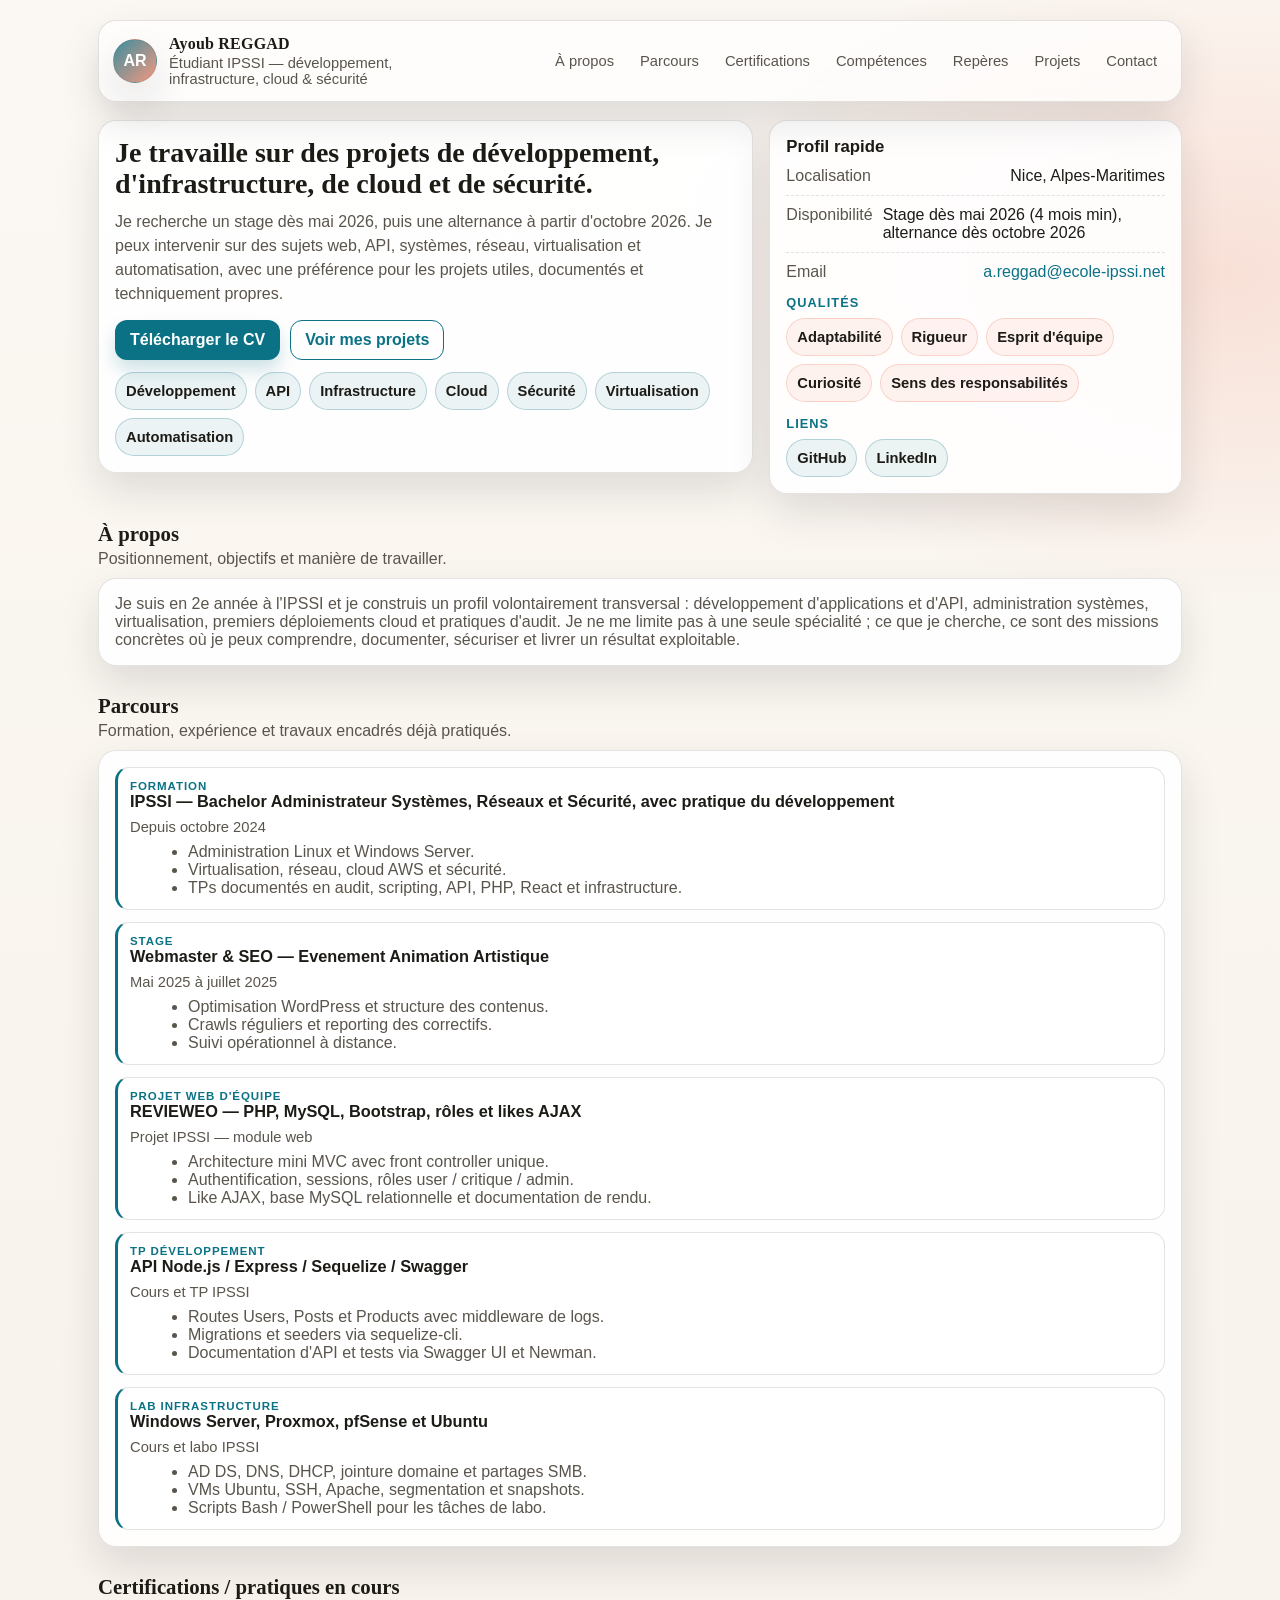
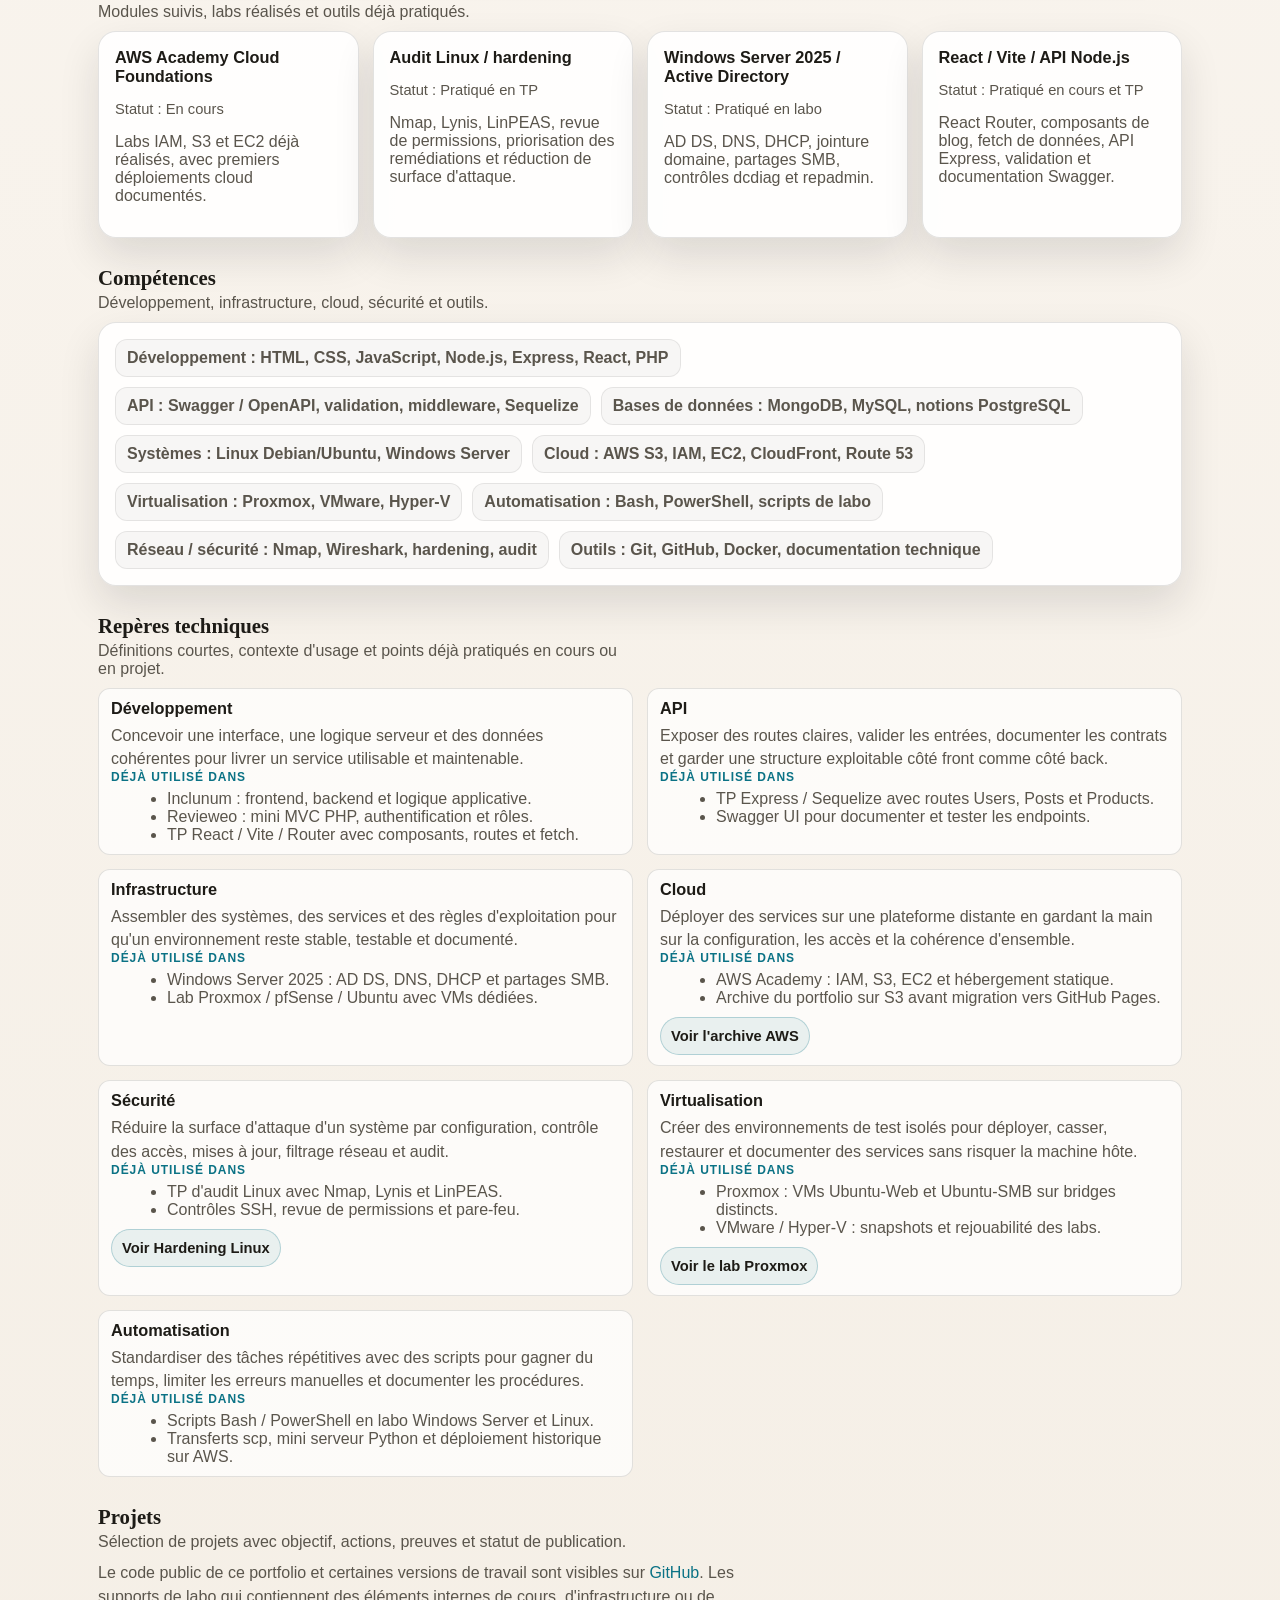
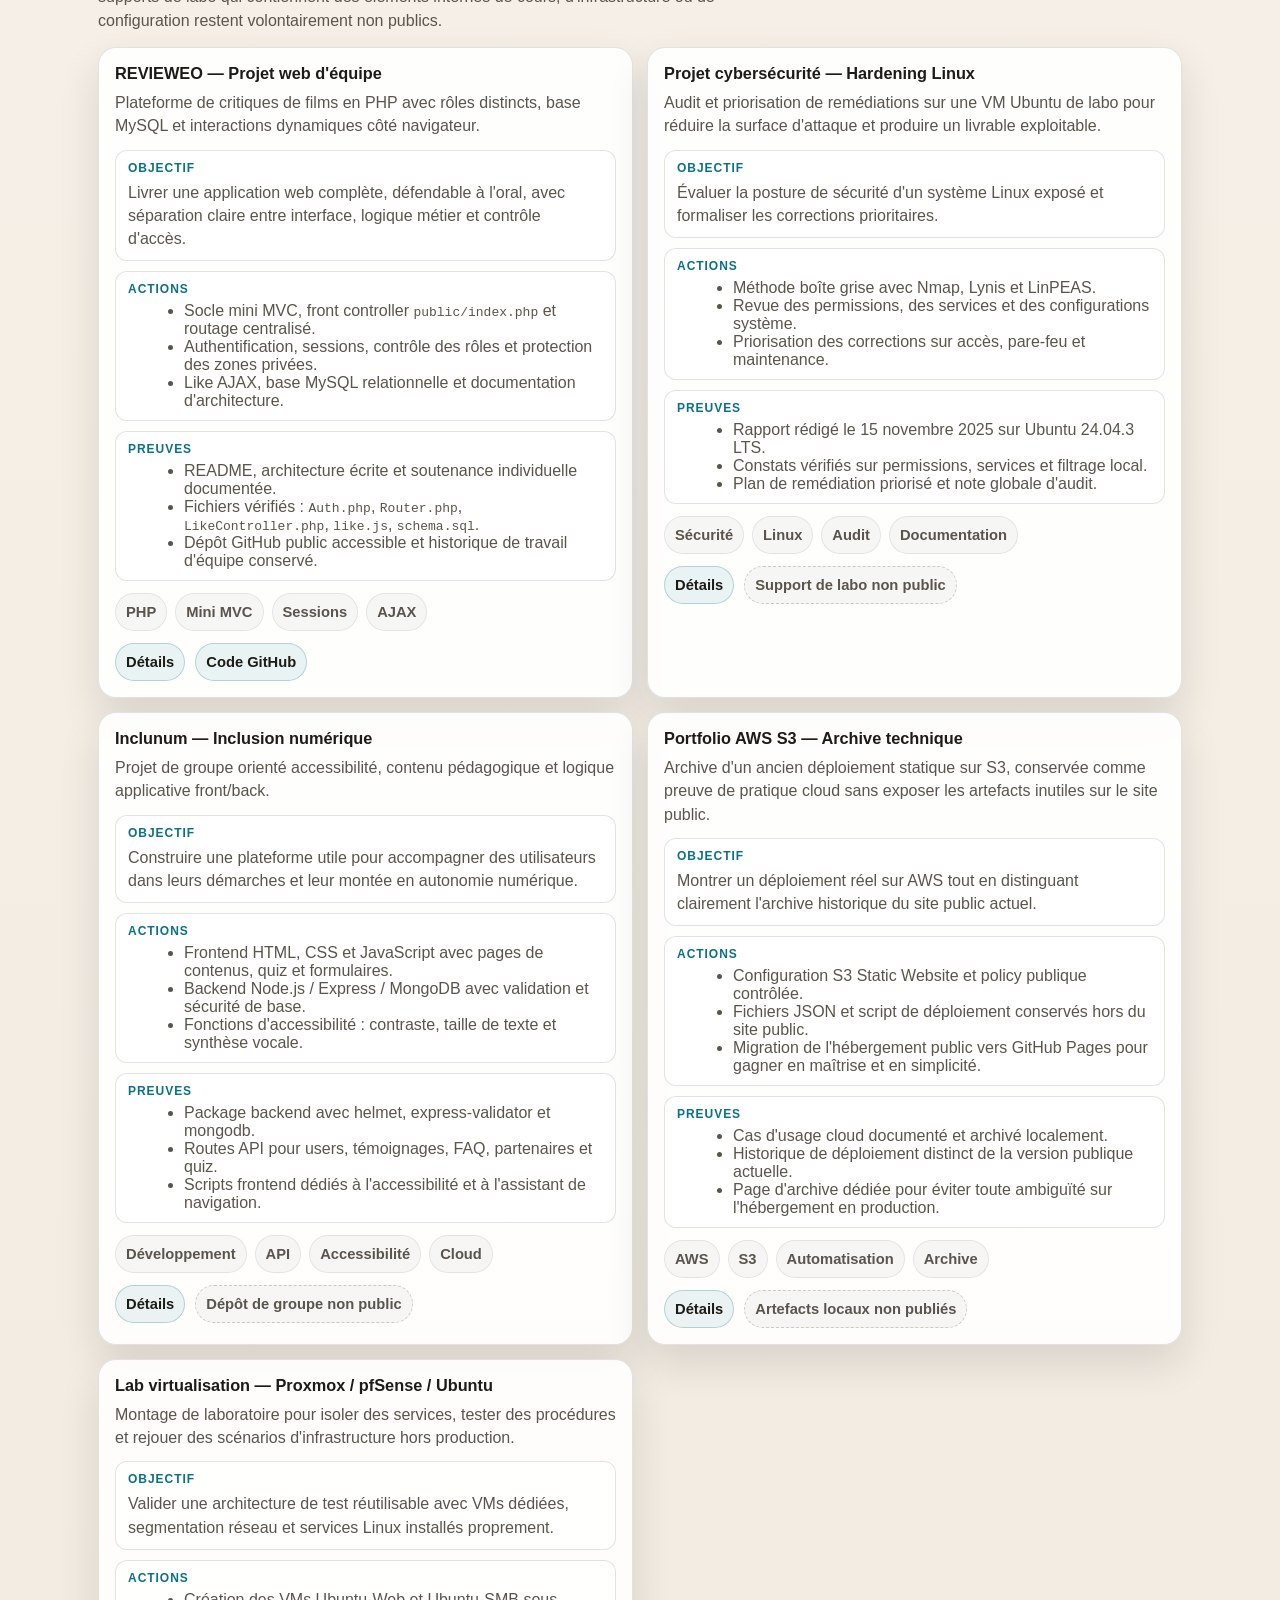
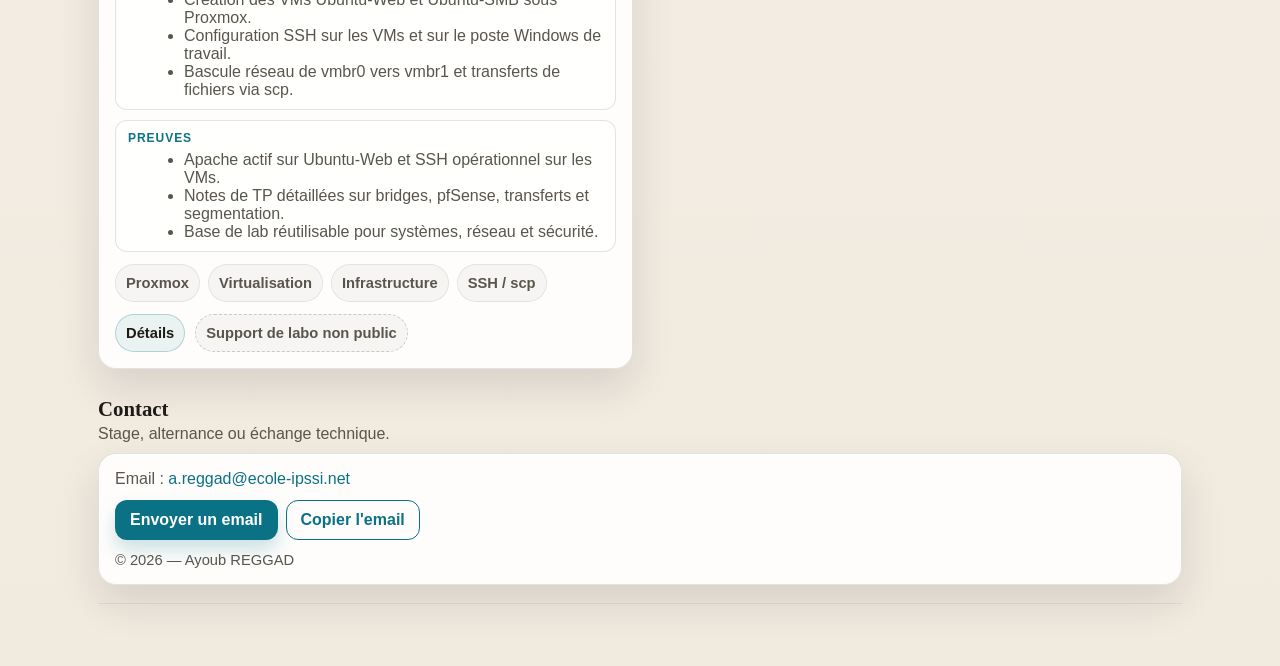
<file: index.html>
<!doctype html>
<html lang="fr">
<head>
  <meta charset="utf-8" />
  <meta name="viewport" content="width=device-width,initial-scale=1" />
  <title>Ayoub REGGAD — Développement, infrastructure, cloud et sécurité</title>
  <meta name="description" content="Étudiant IPSSI en développement et infrastructure. Projets, labs et travaux pratiques autour des API, systèmes, virtualisation, cloud AWS et sécurité. Recherche un stage dès mai 2026 puis une alternance dès octobre 2026." />
  <link rel="canonical" href="https://ayoub-regd.github.io/" />
  <meta name="author" content="Ayoub REGGAD" />
  <meta name="robots" content="index,follow" />
  <meta name="theme-color" content="#0b7285" />
  <meta name="referrer" content="strict-origin-when-cross-origin" />
  <meta http-equiv="Content-Security-Policy" content="default-src 'self'; base-uri 'self'; object-src 'none'; img-src 'self' data: https:; script-src 'self' 'unsafe-inline'; style-src 'self' 'unsafe-inline' https://fonts.googleapis.com; font-src https://fonts.gstatic.com; connect-src 'self'; frame-ancestors 'none'; form-action 'self'; upgrade-insecure-requests" />
  <meta property="og:title" content="Ayoub REGGAD — Développement, infrastructure, cloud et sécurité" />
  <meta property="og:description" content="Étudiant IPSSI. Projets, labs et travaux pratiques autour du développement, des systèmes, de la virtualisation, du cloud et de la sécurité." />
  <meta property="og:url" content="https://ayoub-regd.github.io/" />
  <meta property="og:image" content="https://ayoub-regd.github.io/assets/og-image.png" />
  <meta property="og:image:alt" content="Ayoub REGGAD — Portfolio" />
  <meta property="og:type" content="website" />
  <meta property="og:locale" content="fr_FR" />
  <meta name="twitter:card" content="summary" />
  <meta name="twitter:title" content="Ayoub REGGAD — Développement, infrastructure, cloud et sécurité" />
  <meta name="twitter:description" content="Projets, labs et travaux pratiques autour du développement, des systèmes, de la virtualisation, du cloud AWS et de la sécurité." />
  <meta name="twitter:image" content="https://ayoub-regd.github.io/assets/og-image.png" />
  <meta name="twitter:image:alt" content="Ayoub REGGAD — Portfolio" />
  <script>document.documentElement.classList.add('js');</script>
  <script type="application/ld+json">
  {
    "@context": "https://schema.org",
    "@type": "Person",
    "name": "Ayoub REGGAD",
    "url": "https://ayoub-regd.github.io/",
    "email": "mailto:a.reggad@ecole-ipssi.net",
    "jobTitle": "Étudiant en développement et infrastructure",
    "sameAs": [
      "https://github.com/Ayoub-regd/",
      "https://www.linkedin.com/in/ayoub-reggad-309078350/"
    ]
  }
  </script>
  <link rel="preconnect" href="https://fonts.googleapis.com" />
  <link rel="preconnect" href="https://fonts.gstatic.com" crossorigin />
  <link href="https://fonts.googleapis.com/css2?family=Fraunces:opsz,wght@9..144,600;9..144,700&family=Space+Grotesk:wght@400;500;600;700&display=swap" rel="stylesheet" />
  <link rel="icon" href="data:image/svg+xml,%3Csvg xmlns='http://www.w3.org/2000/svg' viewBox='0 0 100 100'%3E%3Crect width='100' height='100' rx='20' fill='%230b7285'/%3E%3Ctext x='50' y='62' font-size='48' text-anchor='middle' fill='white' font-family='Space Grotesk, Arial'%3EAR%3C/text%3E%3C/svg%3E" />
  <link rel="stylesheet" href="./styles.css?v=20260419-4" />
</head>
<body>
  <a class="skip-link" href="#main">Aller au contenu</a>
  <div class="container">
    <header class="header">
      <div class="brand">
        <div class="avatar" aria-label="Avatar">AR</div>
        <div class="brand-text">
          <div class="brand-name">Ayoub REGGAD</div>
          <div class="muted small">Étudiant IPSSI — développement, infrastructure, cloud & sécurité</div>
        </div>
      </div>

      <button class="nav-toggle" id="navToggle" type="button" aria-expanded="false" aria-controls="siteNav" aria-label="Ouvrir la navigation">
        <span class="nav-toggle-icon" aria-hidden="true">☰</span>
        <span class="visually-hidden">Navigation</span>
      </button>

      <nav class="nav" id="siteNav" aria-label="Navigation principale">
        <a href="#apropos">À propos</a>
        <a href="#experience">Parcours</a>
        <a href="#certifications">Certifications</a>
        <a href="#competences">Compétences</a>
        <a href="#reperes">Repères</a>
        <a href="#projets">Projets</a>
        <a href="#contact">Contact</a>
      </nav>
    </header>

    <main id="main">
      <section class="hero">
        <div class="card">
          <h1 class="headline">Je travaille sur des projets de développement, d'infrastructure, de cloud et de sécurité.</h1>
          <p class="lead">Je recherche un stage dès mai 2026, puis une alternance à partir d'octobre 2026. Je peux intervenir sur des sujets web, API, systèmes, réseau, virtualisation et automatisation, avec une préférence pour les projets utiles, documentés et techniquement propres.</p>

          <div class="cta">
            <a id="btnCV" class="btn" href="./assets/REGGAD-Ayoub-cv.pdf" target="_blank" rel="noopener noreferrer">Télécharger le CV</a>
            <a class="btn btn-outline" href="#projets">Voir mes projets</a>
          </div>

          <div class="chips" aria-label="Domaines">
            <a class="chip" href="#ref-development">Développement</a>
            <a class="chip" href="#ref-api">API</a>
            <a class="chip" href="#ref-infrastructure">Infrastructure</a>
            <a class="chip" href="#ref-cloud">Cloud</a>
            <a class="chip" href="#ref-security">Sécurité</a>
            <a class="chip" href="#ref-virtualization">Virtualisation</a>
            <a class="chip" href="#ref-automation">Automatisation</a>
          </div>
        </div>

        <aside class="card">
          <h2 class="card-title">Profil rapide</h2>
          <ul class="list">
            <li><span class="k">Localisation</span><span>Nice, Alpes-Maritimes</span></li>
            <li><span class="k">Disponibilité</span><span>Stage dès mai 2026 (4 mois min), alternance dès octobre 2026</span></li>
            <li>
              <span class="k">Email</span>
              <span><a href="mailto:a.reggad@ecole-ipssi.net">a.reggad@ecole-ipssi.net</a></span>
            </li>
          </ul>

          <div class="info-block">
            <div class="mini-title">Qualités</div>
            <div class="qualities qualities-compact" aria-label="Qualités">
              <span class="quality-chip">Adaptabilité</span>
              <span class="quality-chip">Rigueur</span>
              <span class="quality-chip">Esprit d'équipe</span>
              <span class="quality-chip">Curiosité</span>
              <span class="quality-chip">Sens des responsabilités</span>
            </div>
          </div>

          <div class="info-block">
            <div class="mini-title">Liens</div>
            <div class="links">
              <a class="link-pill" href="https://github.com/Ayoub-regd/" target="_blank" rel="noopener noreferrer" referrerpolicy="no-referrer">GitHub</a>
              <a class="link-pill" href="https://www.linkedin.com/in/ayoub-reggad-309078350/" target="_blank" rel="noopener noreferrer" referrerpolicy="no-referrer">LinkedIn</a>
            </div>
          </div>
        </aside>
      </section>

      <section id="apropos" class="section">
        <div class="section-title">
          <h2>À propos</h2>
          <p class="muted">Positionnement, objectifs et manière de travailler.</p>
        </div>

        <div class="card">
          <p class="muted" style="margin:0;">Je suis en 2e année à l'IPSSI et je construis un profil volontairement transversal : développement d'applications et d'API, administration systèmes, virtualisation, premiers déploiements cloud et pratiques d'audit. Je ne me limite pas à une seule spécialité ; ce que je cherche, ce sont des missions concrètes où je peux comprendre, documenter, sécuriser et livrer un résultat exploitable.</p>
        </div>
      </section>

      <section id="experience" class="section">
        <div class="section-title">
          <h2>Parcours</h2>
          <p class="muted">Formation, expérience et travaux encadrés déjà pratiqués.</p>
        </div>
        <div class="card">
          <div class="timeline">
            <div class="timeline-item">
              <div class="timeline-type">Formation</div>
              <h3 class="timeline-title">IPSSI — Bachelor Administrateur Systèmes, Réseaux et Sécurité, avec pratique du développement</h3>
              <div class="timeline-meta">Depuis octobre 2024</div>
              <ul>
                <li>Administration Linux et Windows Server.</li>
                <li>Virtualisation, réseau, cloud AWS et sécurité.</li>
                <li>TPs documentés en audit, scripting, API, PHP, React et infrastructure.</li>
              </ul>
            </div>

            <div class="timeline-item">
              <div class="timeline-type">Stage</div>
              <h3 class="timeline-title">Webmaster & SEO — Evenement Animation Artistique</h3>
              <div class="timeline-meta">Mai 2025 à juillet 2025</div>
              <ul>
                <li>Optimisation WordPress et structure des contenus.</li>
                <li>Crawls réguliers et reporting des correctifs.</li>
                <li>Suivi opérationnel à distance.</li>
              </ul>
            </div>

            <div class="timeline-item">
              <div class="timeline-type">Projet web d'équipe</div>
              <h3 class="timeline-title">REVIEWEO — PHP, MySQL, Bootstrap, rôles et likes AJAX</h3>
              <div class="timeline-meta">Projet IPSSI — module web</div>
              <ul>
                <li>Architecture mini MVC avec front controller unique.</li>
                <li>Authentification, sessions, rôles user / critique / admin.</li>
                <li>Like AJAX, base MySQL relationnelle et documentation de rendu.</li>
              </ul>
            </div>

            <div class="timeline-item">
              <div class="timeline-type">TP développement</div>
              <h3 class="timeline-title">API Node.js / Express / Sequelize / Swagger</h3>
              <div class="timeline-meta">Cours et TP IPSSI</div>
              <ul>
                <li>Routes Users, Posts et Products avec middleware de logs.</li>
                <li>Migrations et seeders via sequelize-cli.</li>
                <li>Documentation d'API et tests via Swagger UI et Newman.</li>
              </ul>
            </div>

            <div class="timeline-item">
              <div class="timeline-type">Lab infrastructure</div>
              <h3 class="timeline-title">Windows Server, Proxmox, pfSense et Ubuntu</h3>
              <div class="timeline-meta">Cours et labo IPSSI</div>
              <ul>
                <li>AD DS, DNS, DHCP, jointure domaine et partages SMB.</li>
                <li>VMs Ubuntu, SSH, Apache, segmentation et snapshots.</li>
                <li>Scripts Bash / PowerShell pour les tâches de labo.</li>
              </ul>
            </div>
          </div>
        </div>
      </section>

      <section id="certifications" class="section">
        <div class="section-title">
          <h2>Certifications / pratiques en cours</h2>
          <p class="muted">Modules suivis, labs réalisés et outils déjà pratiqués.</p>
        </div>
        <div class="grid grid-3">
          <article class="card">
            <h3>AWS Academy Cloud Foundations</h3>
            <p class="muted small">Statut : En cours</p>
            <p class="muted">Labs IAM, S3 et EC2 déjà réalisés, avec premiers déploiements cloud documentés.</p>
          </article>
          <article class="card">
            <h3>Audit Linux / hardening</h3>
            <p class="muted small">Statut : Pratiqué en TP</p>
            <p class="muted">Nmap, Lynis, LinPEAS, revue de permissions, priorisation des remédiations et réduction de surface d'attaque.</p>
          </article>
          <article class="card">
            <h3>Windows Server 2025 / Active Directory</h3>
            <p class="muted small">Statut : Pratiqué en labo</p>
            <p class="muted">AD DS, DNS, DHCP, jointure domaine, partages SMB, contrôles dcdiag et repadmin.</p>
          </article>
          <article class="card">
            <h3>React / Vite / API Node.js</h3>
            <p class="muted small">Statut : Pratiqué en cours et TP</p>
            <p class="muted">React Router, composants de blog, fetch de données, API Express, validation et documentation Swagger.</p>
          </article>
        </div>
      </section>

      <section id="competences" class="section">
        <div class="section-title">
          <h2>Compétences</h2>
          <p class="muted">Développement, infrastructure, cloud, sécurité et outils.</p>
        </div>
        <div class="card">
          <div class="skills">
            <span class="skill">Développement : HTML, CSS, JavaScript, Node.js, Express, React, PHP</span>
            <span class="skill">API : Swagger / OpenAPI, validation, middleware, Sequelize</span>
            <span class="skill">Bases de données : MongoDB, MySQL, notions PostgreSQL</span>
            <span class="skill">Systèmes : Linux Debian/Ubuntu, Windows Server</span>
            <span class="skill">Cloud : AWS S3, IAM, EC2, CloudFront, Route 53</span>
            <span class="skill">Virtualisation : Proxmox, VMware, Hyper-V</span>
            <span class="skill">Automatisation : Bash, PowerShell, scripts de labo</span>
            <span class="skill">Réseau / sécurité : Nmap, Wireshark, hardening, audit</span>
            <span class="skill">Outils : Git, GitHub, Docker, documentation technique</span>
          </div>
        </div>
      </section>

      <section id="reperes" class="section">
        <div class="section-title">
          <h2>Repères techniques</h2>
          <p class="muted">Définitions courtes, contexte d'usage et points déjà pratiqués en cours ou en projet.</p>
        </div>
        <div class="grid">
          <article class="reference-card" id="ref-development">
            <h3>Développement</h3>
            <p>Concevoir une interface, une logique serveur et des données cohérentes pour livrer un service utilisable et maintenable.</p>
            <div class="step-label">Déjà utilisé dans</div>
            <ul class="reference-list">
              <li>Inclunum : frontend, backend et logique applicative.</li>
              <li>Revieweo : mini MVC PHP, authentification et rôles.</li>
              <li>TP React / Vite / Router avec composants, routes et fetch.</li>
            </ul>
          </article>

          <article class="reference-card" id="ref-api">
            <h3>API</h3>
            <p>Exposer des routes claires, valider les entrées, documenter les contrats et garder une structure exploitable côté front comme côté back.</p>
            <div class="step-label">Déjà utilisé dans</div>
            <ul class="reference-list">
              <li>TP Express / Sequelize avec routes Users, Posts et Products.</li>
              <li>Swagger UI pour documenter et tester les endpoints.</li>
            </ul>
          </article>

          <article class="reference-card" id="ref-infrastructure">
            <h3>Infrastructure</h3>
            <p>Assembler des systèmes, des services et des règles d'exploitation pour qu'un environnement reste stable, testable et documenté.</p>
            <div class="step-label">Déjà utilisé dans</div>
            <ul class="reference-list">
              <li>Windows Server 2025 : AD DS, DNS, DHCP et partages SMB.</li>
              <li>Lab Proxmox / pfSense / Ubuntu avec VMs dédiées.</li>
            </ul>
          </article>

          <article class="reference-card" id="ref-cloud">
            <h3>Cloud</h3>
            <p>Déployer des services sur une plateforme distante en gardant la main sur la configuration, les accès et la cohérence d'ensemble.</p>
            <div class="step-label">Déjà utilisé dans</div>
            <ul class="reference-list">
              <li>AWS Academy : IAM, S3, EC2 et hébergement statique.</li>
              <li>Archive du portfolio sur S3 avant migration vers GitHub Pages.</li>
            </ul>
            <div class="reference-links actions">
              <a class="link-pill" href="./projects/aws-s3-portfolio.html">Voir l'archive AWS</a>
            </div>
          </article>

          <article class="reference-card" id="ref-security">
            <h3>Sécurité</h3>
            <p>Réduire la surface d'attaque d'un système par configuration, contrôle des accès, mises à jour, filtrage réseau et audit.</p>
            <div class="step-label">Déjà utilisé dans</div>
            <ul class="reference-list">
              <li>TP d'audit Linux avec Nmap, Lynis et LinPEAS.</li>
              <li>Contrôles SSH, revue de permissions et pare-feu.</li>
            </ul>
            <div class="reference-links actions">
              <a class="link-pill" href="./projects/hardening-linux.html">Voir Hardening Linux</a>
            </div>
          </article>

          <article class="reference-card" id="ref-virtualization">
            <h3>Virtualisation</h3>
            <p>Créer des environnements de test isolés pour déployer, casser, restaurer et documenter des services sans risquer la machine hôte.</p>
            <div class="step-label">Déjà utilisé dans</div>
            <ul class="reference-list">
              <li>Proxmox : VMs Ubuntu-Web et Ubuntu-SMB sur bridges distincts.</li>
              <li>VMware / Hyper-V : snapshots et rejouabilité des labs.</li>
            </ul>
            <div class="reference-links actions">
              <a class="link-pill" href="./projects/proxmox-lab.html">Voir le lab Proxmox</a>
            </div>
          </article>

          <article class="reference-card" id="ref-automation">
            <h3>Automatisation</h3>
            <p>Standardiser des tâches répétitives avec des scripts pour gagner du temps, limiter les erreurs manuelles et documenter les procédures.</p>
            <div class="step-label">Déjà utilisé dans</div>
            <ul class="reference-list">
              <li>Scripts Bash / PowerShell en labo Windows Server et Linux.</li>
              <li>Transferts scp, mini serveur Python et déploiement historique sur AWS.</li>
            </ul>
          </article>
        </div>
      </section>

      <section id="projets" class="section">
        <div class="section-title">
          <h2>Projets</h2>
          <p class="muted">Sélection de projets avec objectif, actions, preuves et statut de publication.</p>
        </div>
        <p class="section-note muted">Le code public de ce portfolio et certaines versions de travail sont visibles sur <a href="https://github.com/Ayoub-regd/" target="_blank" rel="noopener noreferrer" referrerpolicy="no-referrer">GitHub</a>. Les supports de labo qui contiennent des éléments internes de cours, d'infrastructure ou de configuration restent volontairement non publics.</p>
        <div class="grid">
          <article class="card project">
            <div class="project-head">
              <h3>REVIEWEO — Projet web d'équipe</h3>
              <p>Plateforme de critiques de films en PHP avec rôles distincts, base MySQL et interactions dynamiques côté navigateur.</p>
            </div>
            <div class="project-steps">
              <div class="step">
                <div class="step-label">Objectif</div>
                <p>Livrer une application web complète, défendable à l'oral, avec séparation claire entre interface, logique métier et contrôle d'accès.</p>
              </div>
              <div class="step">
                <div class="step-label">Actions</div>
                <ul class="step-list">
                  <li>Socle mini MVC, front controller <code>public/index.php</code> et routage centralisé.</li>
                  <li>Authentification, sessions, contrôle des rôles et protection des zones privées.</li>
                  <li>Like AJAX, base MySQL relationnelle et documentation d'architecture.</li>
                </ul>
              </div>
              <div class="step">
                <div class="step-label">Preuves</div>
                <ul class="step-list">
                  <li>README, architecture écrite et soutenance individuelle documentée.</li>
                  <li>Fichiers vérifiés : <code>Auth.php</code>, <code>Router.php</code>, <code>LikeController.php</code>, <code>like.js</code>, <code>schema.sql</code>.</li>
                  <li>Dépôt GitHub public accessible et historique de travail d'équipe conservé.</li>
                </ul>
              </div>
            </div>
            <div class="badges">
              <a class="badge" href="#ref-development">PHP</a>
              <a class="badge" href="#ref-development">Mini MVC</a>
              <a class="badge" href="#ref-security">Sessions</a>
              <a class="badge" href="#ref-api">AJAX</a>
            </div>
            <div class="actions">
              <a class="link-pill" href="./projects/revieweo.html">Détails</a>
              <a class="link-pill" href="https://github.com/Ayoub-regd/projet_revieweo" target="_blank" rel="noopener noreferrer" referrerpolicy="no-referrer">Code GitHub</a>
            </div>
          </article>

          <article class="card project">
            <div class="project-head">
              <h3>Projet cybersécurité — Hardening Linux</h3>
              <p>Audit et priorisation de remédiations sur une VM Ubuntu de labo pour réduire la surface d'attaque et produire un livrable exploitable.</p>
            </div>
            <div class="project-steps">
              <div class="step">
                <div class="step-label">Objectif</div>
                <p>Évaluer la posture de sécurité d'un système Linux exposé et formaliser les corrections prioritaires.</p>
              </div>
              <div class="step">
                <div class="step-label">Actions</div>
                <ul class="step-list">
                  <li>Méthode boîte grise avec Nmap, Lynis et LinPEAS.</li>
                  <li>Revue des permissions, des services et des configurations système.</li>
                  <li>Priorisation des corrections sur accès, pare-feu et maintenance.</li>
                </ul>
              </div>
              <div class="step">
                <div class="step-label">Preuves</div>
                <ul class="step-list">
                  <li>Rapport rédigé le 15 novembre 2025 sur Ubuntu 24.04.3 LTS.</li>
                  <li>Constats vérifiés sur permissions, services et filtrage local.</li>
                  <li>Plan de remédiation priorisé et note globale d'audit.</li>
                </ul>
              </div>
            </div>
            <div class="badges">
              <a class="badge" href="#ref-security">Sécurité</a>
              <a class="badge" href="#ref-infrastructure">Linux</a>
              <a class="badge" href="#ref-security">Audit</a>
              <a class="badge" href="#ref-automation">Documentation</a>
            </div>
            <div class="actions">
              <a class="link-pill" href="./projects/hardening-linux.html">Détails</a>
              <span class="status-pill">Support de labo non public</span>
            </div>
          </article>

          <article class="card project">
            <div class="project-head">
              <h3>Inclunum — Inclusion numérique</h3>
              <p>Projet de groupe orienté accessibilité, contenu pédagogique et logique applicative front/back.</p>
            </div>
            <div class="project-steps">
              <div class="step">
                <div class="step-label">Objectif</div>
                <p>Construire une plateforme utile pour accompagner des utilisateurs dans leurs démarches et leur montée en autonomie numérique.</p>
              </div>
              <div class="step">
                <div class="step-label">Actions</div>
                <ul class="step-list">
                  <li>Frontend HTML, CSS et JavaScript avec pages de contenus, quiz et formulaires.</li>
                  <li>Backend Node.js / Express / MongoDB avec validation et sécurité de base.</li>
                  <li>Fonctions d'accessibilité : contraste, taille de texte et synthèse vocale.</li>
                </ul>
              </div>
              <div class="step">
                <div class="step-label">Preuves</div>
                <ul class="step-list">
                  <li>Package backend avec helmet, express-validator et mongodb.</li>
                  <li>Routes API pour users, témoignages, FAQ, partenaires et quiz.</li>
                  <li>Scripts frontend dédiés à l'accessibilité et à l'assistant de navigation.</li>
                </ul>
              </div>
            </div>
            <div class="badges">
              <a class="badge" href="#ref-development">Développement</a>
              <a class="badge" href="#ref-api">API</a>
              <a class="badge" href="#ref-security">Accessibilité</a>
              <a class="badge" href="#ref-cloud">Cloud</a>
            </div>
            <div class="actions">
              <a class="link-pill" href="./projects/inclunum.html">Détails</a>
              <span class="status-pill">Dépôt de groupe non public</span>
            </div>
          </article>

          <article class="card project">
            <div class="project-head">
              <h3>Portfolio AWS S3 — Archive technique</h3>
              <p>Archive d'un ancien déploiement statique sur S3, conservée comme preuve de pratique cloud sans exposer les artefacts inutiles sur le site public.</p>
            </div>
            <div class="project-steps">
              <div class="step">
                <div class="step-label">Objectif</div>
                <p>Montrer un déploiement réel sur AWS tout en distinguant clairement l'archive historique du site public actuel.</p>
              </div>
              <div class="step">
                <div class="step-label">Actions</div>
                <ul class="step-list">
                  <li>Configuration S3 Static Website et policy publique contrôlée.</li>
                  <li>Fichiers JSON et script de déploiement conservés hors du site public.</li>
                  <li>Migration de l'hébergement public vers GitHub Pages pour gagner en maîtrise et en simplicité.</li>
                </ul>
              </div>
              <div class="step">
                <div class="step-label">Preuves</div>
                <ul class="step-list">
                  <li>Cas d'usage cloud documenté et archivé localement.</li>
                  <li>Historique de déploiement distinct de la version publique actuelle.</li>
                  <li>Page d'archive dédiée pour éviter toute ambiguïté sur l'hébergement en production.</li>
                </ul>
              </div>
            </div>
            <div class="badges">
              <a class="badge" href="#ref-cloud">AWS</a>
              <a class="badge" href="#ref-cloud">S3</a>
              <a class="badge" href="#ref-automation">Automatisation</a>
              <a class="badge" href="#ref-infrastructure">Archive</a>
            </div>
            <div class="actions">
              <a class="link-pill" href="./projects/aws-s3-portfolio.html">Détails</a>
              <span class="status-pill">Artefacts locaux non publiés</span>
            </div>
          </article>

          <article class="card project">
            <div class="project-head">
              <h3>Lab virtualisation — Proxmox / pfSense / Ubuntu</h3>
              <p>Montage de laboratoire pour isoler des services, tester des procédures et rejouer des scénarios d'infrastructure hors production.</p>
            </div>
            <div class="project-steps">
              <div class="step">
                <div class="step-label">Objectif</div>
                <p>Valider une architecture de test réutilisable avec VMs dédiées, segmentation réseau et services Linux installés proprement.</p>
              </div>
              <div class="step">
                <div class="step-label">Actions</div>
                <ul class="step-list">
                  <li>Création des VMs Ubuntu-Web et Ubuntu-SMB sous Proxmox.</li>
                  <li>Configuration SSH sur les VMs et sur le poste Windows de travail.</li>
                  <li>Bascule réseau de vmbr0 vers vmbr1 et transferts de fichiers via scp.</li>
                </ul>
              </div>
              <div class="step">
                <div class="step-label">Preuves</div>
                <ul class="step-list">
                  <li>Apache actif sur Ubuntu-Web et SSH opérationnel sur les VMs.</li>
                  <li>Notes de TP détaillées sur bridges, pfSense, transferts et segmentation.</li>
                  <li>Base de lab réutilisable pour systèmes, réseau et sécurité.</li>
                </ul>
              </div>
            </div>
            <div class="badges">
              <a class="badge" href="#ref-virtualization">Proxmox</a>
              <a class="badge" href="#ref-virtualization">Virtualisation</a>
              <a class="badge" href="#ref-infrastructure">Infrastructure</a>
              <a class="badge" href="#ref-automation">SSH / scp</a>
            </div>
            <div class="actions">
              <a class="link-pill" href="./projects/proxmox-lab.html">Détails</a>
              <span class="status-pill">Support de labo non public</span>
            </div>
          </article>
        </div>
      </section>

      <section id="contact" class="section">
        <div class="section-title">
          <h2>Contact</h2>
          <p class="muted">Stage, alternance ou échange technique.</p>
        </div>
        <div class="card">
          <p class="muted" style="margin:0 0 12px;">Email : <a href="mailto:a.reggad@ecole-ipssi.net">a.reggad@ecole-ipssi.net</a></p>
          <div class="contact-actions">
            <a id="mailBtn" class="btn" href="mailto:a.reggad@ecole-ipssi.net">Envoyer un email</a>
            <button id="copyEmailBtn" class="btn btn-outline" type="button">Copier l'email</button>
            <span id="copyEmailStatus" class="small muted" aria-live="polite"></span>
          </div>
          <p class="small muted" style="margin:12px 0 0;">© <span id="year">2026</span> — Ayoub REGGAD</p>
        </div>
      </section>
    </main>

    <footer class="footer"></footer>
  </div>

  <script src="./app.js?v=20260419-4" defer></script>
</body>
</html>
</file>
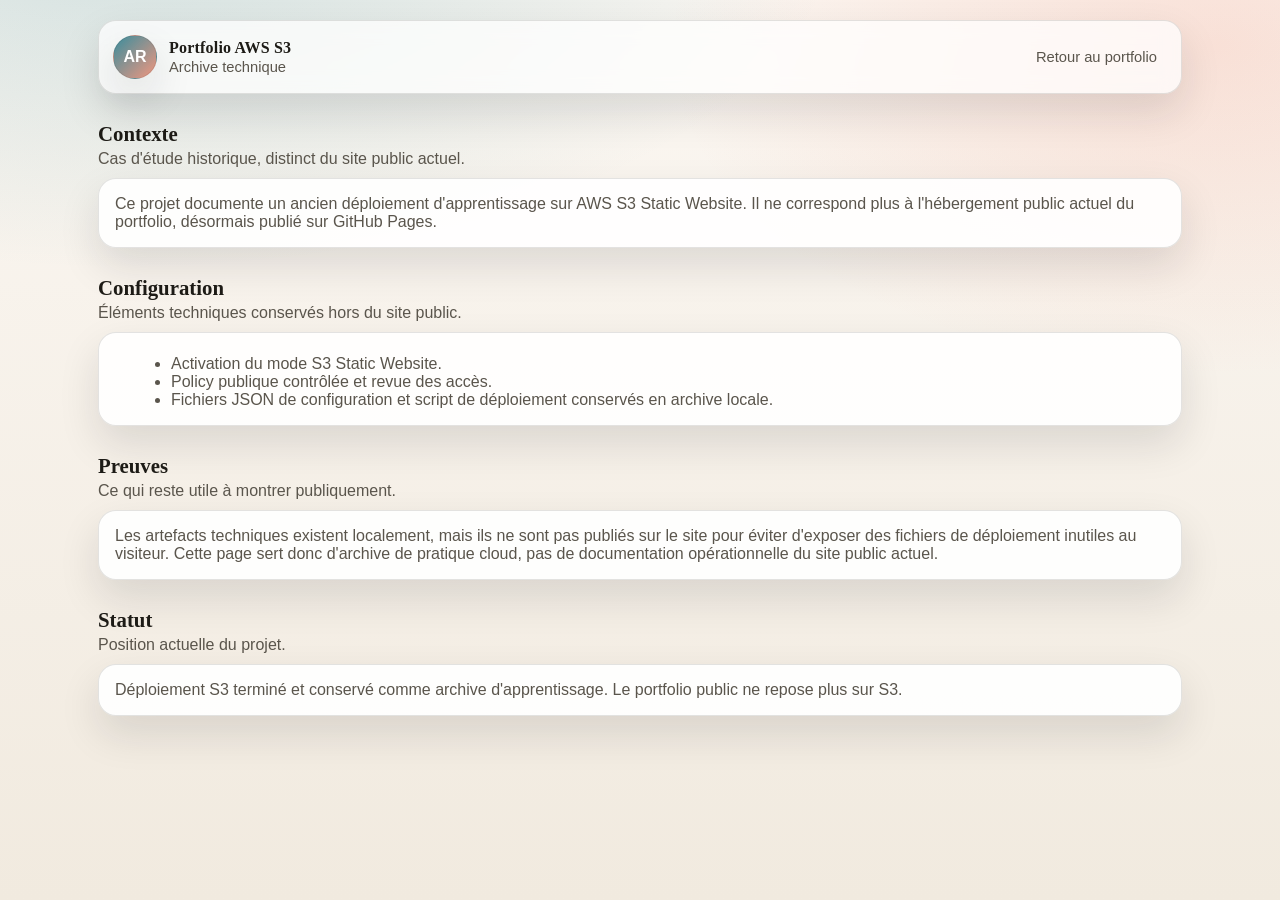
<file: projects/aws-s3-portfolio.html>
<!doctype html>
<html lang="fr">
<head>
  <meta charset="utf-8" />
  <meta name="viewport" content="width=device-width,initial-scale=1" />
  <title>Portfolio AWS S3 — Archive | Ayoub REGGAD</title>
  <meta name="description" content="Archive d'un ancien déploiement du portfolio sur AWS S3 : configuration, sécurité et limites du setup historique." />
  <link rel="canonical" href="https://ayoub-regd.github.io/projects/aws-s3-portfolio.html" />
  <meta name="robots" content="index,follow" />
  <meta name="theme-color" content="#0b7285" />
  <meta http-equiv="Content-Security-Policy" content="default-src 'self'; base-uri 'self'; object-src 'none'; img-src 'self' data: https:; script-src 'self' 'unsafe-inline'; style-src 'self' 'unsafe-inline' https://fonts.googleapis.com; font-src https://fonts.gstatic.com; connect-src 'self'; frame-ancestors 'none'; form-action 'self'; upgrade-insecure-requests" />
  <link rel="preconnect" href="https://fonts.googleapis.com" />
  <link rel="preconnect" href="https://fonts.gstatic.com" crossorigin />
  <link href="https://fonts.googleapis.com/css2?family=Fraunces:opsz,wght@9..144,600;9..144,700&family=Space+Grotesk:wght@400;500;600;700&display=swap" rel="stylesheet" />
  <link rel="stylesheet" href="../styles.css?v=20260419-4" />
</head>
<body class="project-page">
  <div class="container">
    <header class="header">
      <div class="brand">
        <div class="avatar" aria-label="Avatar">AR</div>
        <div class="brand-text">
          <div class="brand-name">Portfolio AWS S3</div>
          <div class="muted small">Archive technique</div>
        </div>
      </div>
      <nav class="nav">
        <a href="../index.html">Retour au portfolio</a>
      </nav>
    </header>

    <main>
      <section class="section">
        <div class="section-title">
          <h2>Contexte</h2>
          <p class="muted">Cas d'étude historique, distinct du site public actuel.</p>
        </div>
        <div class="card">
          <p class="muted" style="margin:0;">Ce projet documente un ancien déploiement d'apprentissage sur AWS S3 Static Website. Il ne correspond plus à l'hébergement public actuel du portfolio, désormais publié sur GitHub Pages.</p>
        </div>
      </section>

      <section class="section">
        <div class="section-title">
          <h2>Configuration</h2>
          <p class="muted">Éléments techniques conservés hors du site public.</p>
        </div>
        <div class="card">
          <ul class="step-list">
            <li>Activation du mode S3 Static Website.</li>
            <li>Policy publique contrôlée et revue des accès.</li>
            <li>Fichiers JSON de configuration et script de déploiement conservés en archive locale.</li>
          </ul>
        </div>
      </section>

      <section class="section">
        <div class="section-title">
          <h2>Preuves</h2>
          <p class="muted">Ce qui reste utile à montrer publiquement.</p>
        </div>
        <div class="card">
          <p class="muted" style="margin:0;">Les artefacts techniques existent localement, mais ils ne sont pas publiés sur le site pour éviter d'exposer des fichiers de déploiement inutiles au visiteur. Cette page sert donc d'archive de pratique cloud, pas de documentation opérationnelle du site public actuel.</p>
        </div>
      </section>

      <section class="section">
        <div class="section-title">
          <h2>Statut</h2>
          <p class="muted">Position actuelle du projet.</p>
        </div>
        <div class="card">
          <p class="muted" style="margin:0;">Déploiement S3 terminé et conservé comme archive d'apprentissage. Le portfolio public ne repose plus sur S3.</p>
        </div>
      </section>
    </main>
  </div>
</body>
</html>
</file>
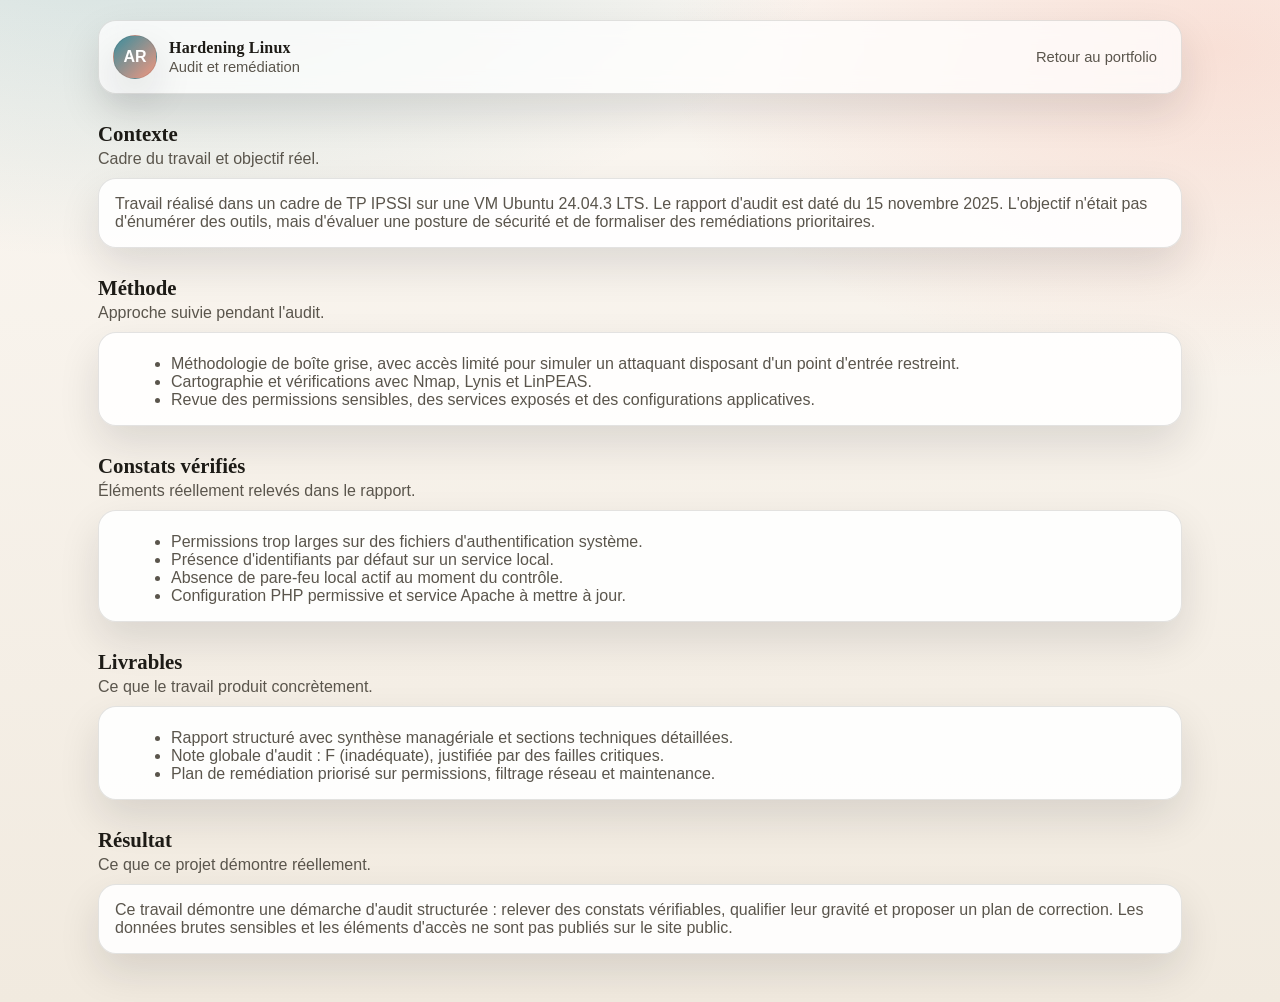
<file: projects/hardening-linux.html>
<!doctype html>
<html lang="fr">
<head>
  <meta charset="utf-8" />
  <meta name="viewport" content="width=device-width,initial-scale=1" />
  <title>Hardening Linux — Détails | Ayoub REGGAD</title>
  <meta name="description" content="Audit Linux réalisé dans un cadre de TP : méthode, constats vérifiés, livrables et résultat du travail de remédiation." />
  <link rel="canonical" href="https://ayoub-regd.github.io/projects/hardening-linux.html" />
  <meta name="robots" content="index,follow" />
  <meta name="theme-color" content="#0b7285" />
  <meta http-equiv="Content-Security-Policy" content="default-src 'self'; base-uri 'self'; object-src 'none'; img-src 'self' data: https:; script-src 'self' 'unsafe-inline'; style-src 'self' 'unsafe-inline' https://fonts.googleapis.com; font-src https://fonts.gstatic.com; connect-src 'self'; frame-ancestors 'none'; form-action 'self'; upgrade-insecure-requests" />
  <link rel="preconnect" href="https://fonts.googleapis.com" />
  <link rel="preconnect" href="https://fonts.gstatic.com" crossorigin />
  <link href="https://fonts.googleapis.com/css2?family=Fraunces:opsz,wght@9..144,600;9..144,700&family=Space+Grotesk:wght@400;500;600;700&display=swap" rel="stylesheet" />
  <link rel="stylesheet" href="../styles.css?v=20260419-4" />
</head>
<body class="project-page">
  <div class="container">
    <header class="header">
      <div class="brand">
        <div class="avatar" aria-label="Avatar">AR</div>
        <div class="brand-text">
          <div class="brand-name">Hardening Linux</div>
          <div class="muted small">Audit et remédiation</div>
        </div>
      </div>
      <nav class="nav" aria-label="Navigation du projet">
        <a href="../index.html">Retour au portfolio</a>
      </nav>
    </header>

    <main>
      <section class="section">
        <div class="section-title">
          <h2>Contexte</h2>
          <p class="muted">Cadre du travail et objectif réel.</p>
        </div>
        <div class="card">
          <p class="muted" style="margin:0;">Travail réalisé dans un cadre de TP IPSSI sur une VM Ubuntu 24.04.3 LTS. Le rapport d'audit est daté du 15 novembre 2025. L'objectif n'était pas d'énumérer des outils, mais d'évaluer une posture de sécurité et de formaliser des remédiations prioritaires.</p>
        </div>
      </section>

      <section class="section">
        <div class="section-title">
          <h2>Méthode</h2>
          <p class="muted">Approche suivie pendant l'audit.</p>
        </div>
        <div class="card">
          <ul class="step-list">
            <li>Méthodologie de boîte grise, avec accès limité pour simuler un attaquant disposant d'un point d'entrée restreint.</li>
            <li>Cartographie et vérifications avec Nmap, Lynis et LinPEAS.</li>
            <li>Revue des permissions sensibles, des services exposés et des configurations applicatives.</li>
          </ul>
        </div>
      </section>

      <section class="section">
        <div class="section-title">
          <h2>Constats vérifiés</h2>
          <p class="muted">Éléments réellement relevés dans le rapport.</p>
        </div>
        <div class="card">
          <ul class="step-list">
            <li>Permissions trop larges sur des fichiers d'authentification système.</li>
            <li>Présence d'identifiants par défaut sur un service local.</li>
            <li>Absence de pare-feu local actif au moment du contrôle.</li>
            <li>Configuration PHP permissive et service Apache à mettre à jour.</li>
          </ul>
        </div>
      </section>

      <section class="section">
        <div class="section-title">
          <h2>Livrables</h2>
          <p class="muted">Ce que le travail produit concrètement.</p>
        </div>
        <div class="card">
          <ul class="step-list">
            <li>Rapport structuré avec synthèse managériale et sections techniques détaillées.</li>
            <li>Note globale d'audit : F (inadéquate), justifiée par des failles critiques.</li>
            <li>Plan de remédiation priorisé sur permissions, filtrage réseau et maintenance.</li>
          </ul>
        </div>
      </section>

      <section class="section">
        <div class="section-title">
          <h2>Résultat</h2>
          <p class="muted">Ce que ce projet démontre réellement.</p>
        </div>
        <div class="card">
          <p class="muted" style="margin:0;">Ce travail démontre une démarche d'audit structurée : relever des constats vérifiables, qualifier leur gravité et proposer un plan de correction. Les données brutes sensibles et les éléments d'accès ne sont pas publiés sur le site public.</p>
        </div>
      </section>
    </main>
  </div>
</body>
</html>
</file>
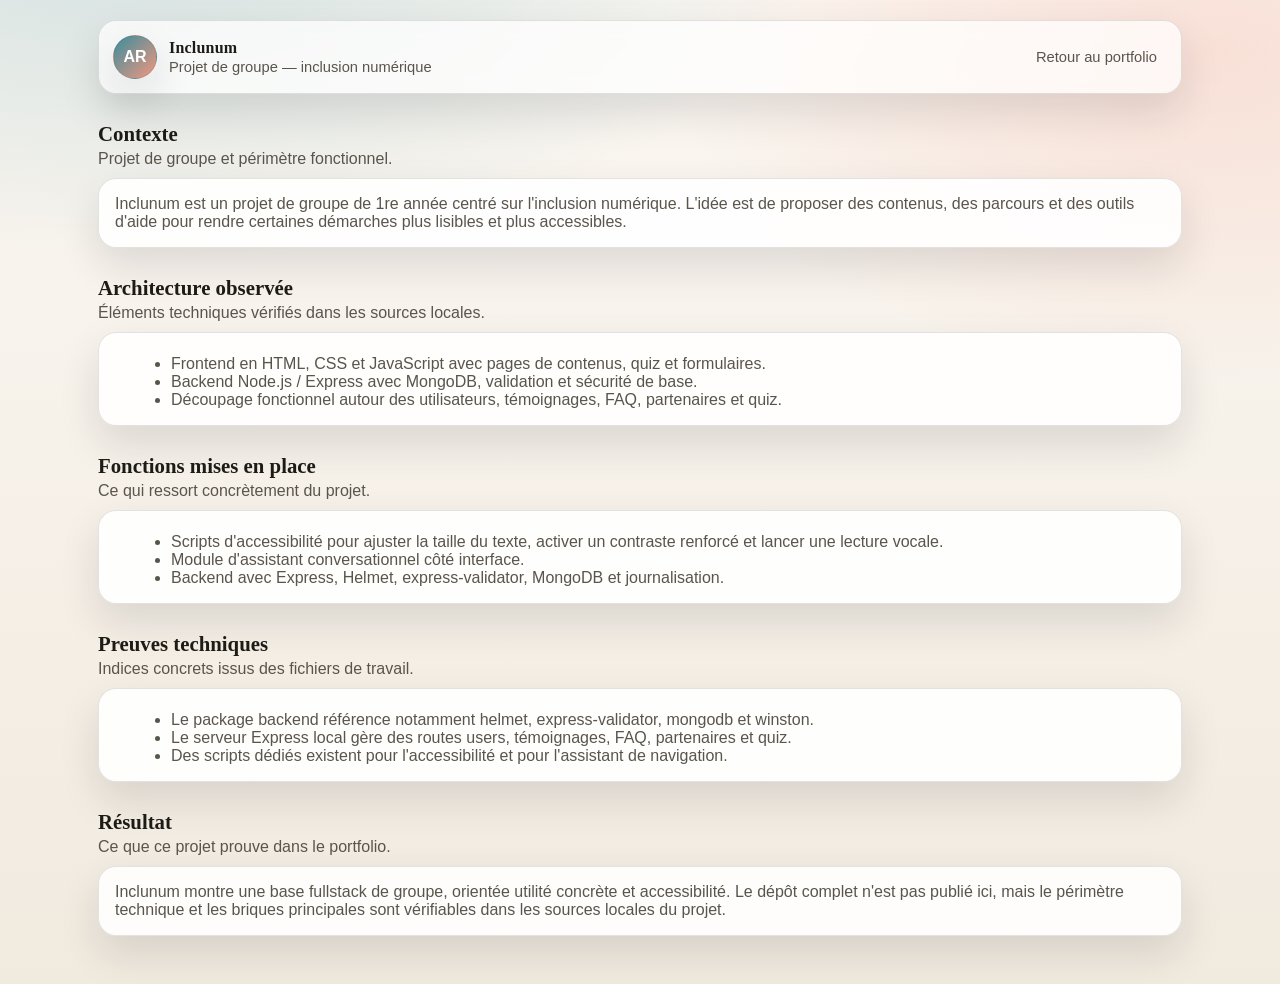
<file: projects/inclunum.html>
<!doctype html>
<html lang="fr">
<head>
  <meta charset="utf-8" />
  <meta name="viewport" content="width=device-width,initial-scale=1" />
  <title>Inclunum — Détails | Ayoub REGGAD</title>
  <meta name="description" content="Projet de groupe orienté inclusion numérique : frontend, backend Node.js, accessibilité et logique applicative." />
  <link rel="canonical" href="https://ayoub-regd.github.io/projects/inclunum.html" />
  <meta name="robots" content="index,follow" />
  <meta name="theme-color" content="#0b7285" />
  <meta http-equiv="Content-Security-Policy" content="default-src 'self'; base-uri 'self'; object-src 'none'; img-src 'self' data: https:; script-src 'self' 'unsafe-inline'; style-src 'self' 'unsafe-inline' https://fonts.googleapis.com; font-src https://fonts.gstatic.com; connect-src 'self'; frame-ancestors 'none'; form-action 'self'; upgrade-insecure-requests" />
  <link rel="preconnect" href="https://fonts.googleapis.com" />
  <link rel="preconnect" href="https://fonts.gstatic.com" crossorigin />
  <link href="https://fonts.googleapis.com/css2?family=Fraunces:opsz,wght@9..144,600;9..144,700&family=Space+Grotesk:wght@400;500;600;700&display=swap" rel="stylesheet" />
  <link rel="stylesheet" href="../styles.css?v=20260419-4" />
</head>
<body class="project-page">
  <div class="container">
    <header class="header">
      <div class="brand">
        <div class="avatar" aria-label="Avatar">AR</div>
        <div class="brand-text">
          <div class="brand-name">Inclunum</div>
          <div class="muted small">Projet de groupe — inclusion numérique</div>
        </div>
      </div>
      <nav class="nav" aria-label="Navigation du projet">
        <a href="../index.html">Retour au portfolio</a>
      </nav>
    </header>

    <main>
      <section class="section">
        <div class="section-title">
          <h2>Contexte</h2>
          <p class="muted">Projet de groupe et périmètre fonctionnel.</p>
        </div>
        <div class="card">
          <p class="muted" style="margin:0;">Inclunum est un projet de groupe de 1re année centré sur l'inclusion numérique. L'idée est de proposer des contenus, des parcours et des outils d'aide pour rendre certaines démarches plus lisibles et plus accessibles.</p>
        </div>
      </section>

      <section class="section">
        <div class="section-title">
          <h2>Architecture observée</h2>
          <p class="muted">Éléments techniques vérifiés dans les sources locales.</p>
        </div>
        <div class="card">
          <ul class="step-list">
            <li>Frontend en HTML, CSS et JavaScript avec pages de contenus, quiz et formulaires.</li>
            <li>Backend Node.js / Express avec MongoDB, validation et sécurité de base.</li>
            <li>Découpage fonctionnel autour des utilisateurs, témoignages, FAQ, partenaires et quiz.</li>
          </ul>
        </div>
      </section>

      <section class="section">
        <div class="section-title">
          <h2>Fonctions mises en place</h2>
          <p class="muted">Ce qui ressort concrètement du projet.</p>
        </div>
        <div class="card">
          <ul class="step-list">
            <li>Scripts d'accessibilité pour ajuster la taille du texte, activer un contraste renforcé et lancer une lecture vocale.</li>
            <li>Module d'assistant conversationnel côté interface.</li>
            <li>Backend avec Express, Helmet, express-validator, MongoDB et journalisation.</li>
          </ul>
        </div>
      </section>

      <section class="section">
        <div class="section-title">
          <h2>Preuves techniques</h2>
          <p class="muted">Indices concrets issus des fichiers de travail.</p>
        </div>
        <div class="card">
          <ul class="step-list">
            <li>Le package backend référence notamment helmet, express-validator, mongodb et winston.</li>
            <li>Le serveur Express local gère des routes users, témoignages, FAQ, partenaires et quiz.</li>
            <li>Des scripts dédiés existent pour l'accessibilité et pour l'assistant de navigation.</li>
          </ul>
        </div>
      </section>

      <section class="section">
        <div class="section-title">
          <h2>Résultat</h2>
          <p class="muted">Ce que ce projet prouve dans le portfolio.</p>
        </div>
        <div class="card">
          <p class="muted" style="margin:0;">Inclunum montre une base fullstack de groupe, orientée utilité concrète et accessibilité. Le dépôt complet n'est pas publié ici, mais le périmètre technique et les briques principales sont vérifiables dans les sources locales du projet.</p>
        </div>
      </section>
    </main>
  </div>
</body>
</html>
</file>
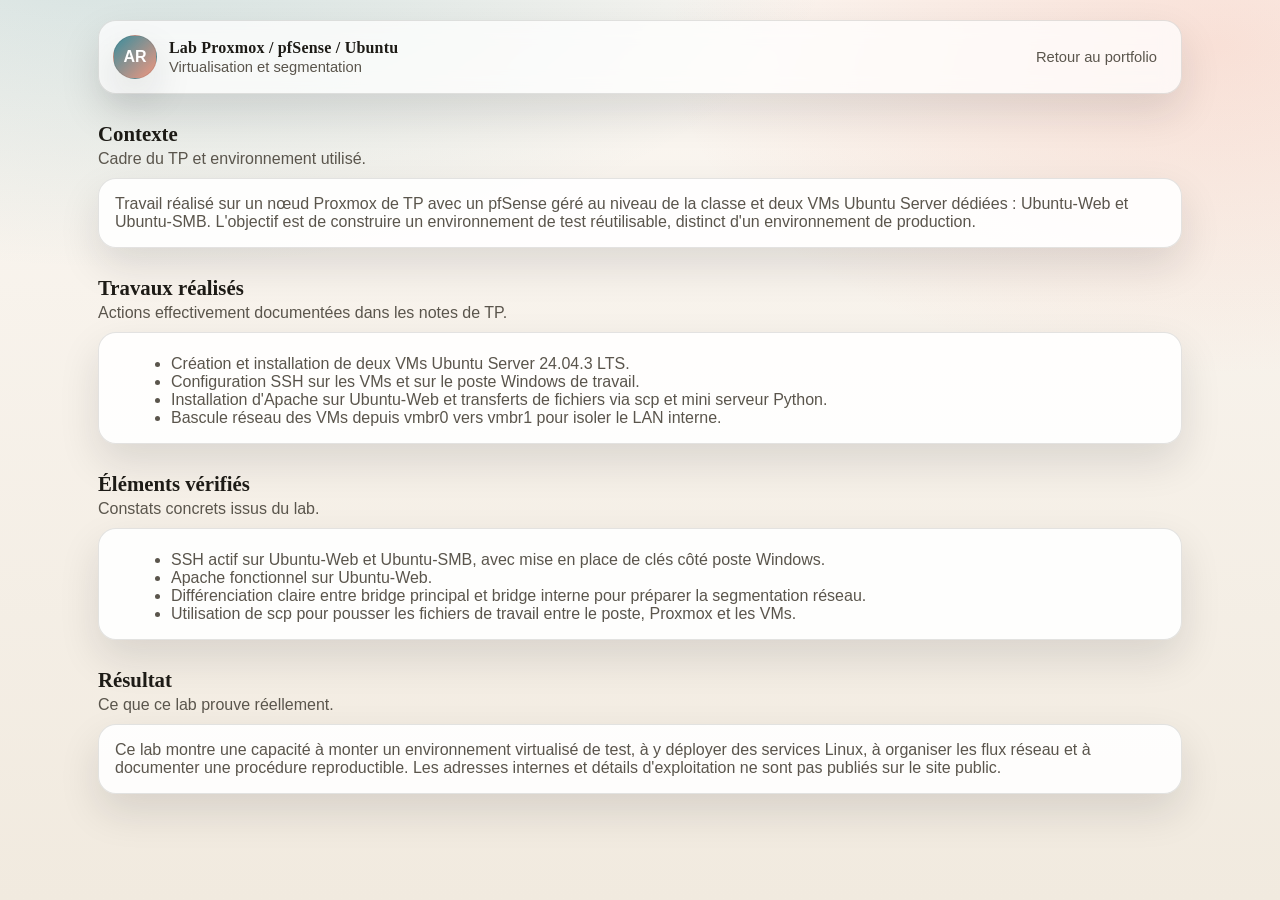
<file: projects/proxmox-lab.html>
<!doctype html>
<html lang="fr">
<head>
  <meta charset="utf-8" />
  <meta name="viewport" content="width=device-width,initial-scale=1" />
  <title>Lab Proxmox / pfSense / Ubuntu — Détails | Ayoub REGGAD</title>
  <meta name="description" content="Lab de virtualisation Proxmox : VMs Ubuntu, segmentation réseau, SSH, Apache et procédures de test." />
  <link rel="canonical" href="https://ayoub-regd.github.io/projects/proxmox-lab.html" />
  <meta name="robots" content="index,follow" />
  <meta name="theme-color" content="#0b7285" />
  <meta http-equiv="Content-Security-Policy" content="default-src 'self'; base-uri 'self'; object-src 'none'; img-src 'self' data: https:; script-src 'self' 'unsafe-inline'; style-src 'self' 'unsafe-inline' https://fonts.googleapis.com; font-src https://fonts.gstatic.com; connect-src 'self'; frame-ancestors 'none'; form-action 'self'; upgrade-insecure-requests" />
  <link rel="preconnect" href="https://fonts.googleapis.com" />
  <link rel="preconnect" href="https://fonts.gstatic.com" crossorigin />
  <link href="https://fonts.googleapis.com/css2?family=Fraunces:opsz,wght@9..144,600;9..144,700&family=Space+Grotesk:wght@400;500;600;700&display=swap" rel="stylesheet" />
  <link rel="stylesheet" href="../styles.css?v=20260419-4" />
</head>
<body class="project-page">
  <div class="container">
    <header class="header">
      <div class="brand">
        <div class="avatar" aria-label="Avatar">AR</div>
        <div class="brand-text">
          <div class="brand-name">Lab Proxmox / pfSense / Ubuntu</div>
          <div class="muted small">Virtualisation et segmentation</div>
        </div>
      </div>
      <nav class="nav" aria-label="Navigation du projet">
        <a href="../index.html">Retour au portfolio</a>
      </nav>
    </header>

    <main>
      <section class="section">
        <div class="section-title">
          <h2>Contexte</h2>
          <p class="muted">Cadre du TP et environnement utilisé.</p>
        </div>
        <div class="card">
          <p class="muted" style="margin:0;">Travail réalisé sur un nœud Proxmox de TP avec un pfSense géré au niveau de la classe et deux VMs Ubuntu Server dédiées : Ubuntu-Web et Ubuntu-SMB. L'objectif est de construire un environnement de test réutilisable, distinct d'un environnement de production.</p>
        </div>
      </section>

      <section class="section">
        <div class="section-title">
          <h2>Travaux réalisés</h2>
          <p class="muted">Actions effectivement documentées dans les notes de TP.</p>
        </div>
        <div class="card">
          <ul class="step-list">
            <li>Création et installation de deux VMs Ubuntu Server 24.04.3 LTS.</li>
            <li>Configuration SSH sur les VMs et sur le poste Windows de travail.</li>
            <li>Installation d'Apache sur Ubuntu-Web et transferts de fichiers via scp et mini serveur Python.</li>
            <li>Bascule réseau des VMs depuis vmbr0 vers vmbr1 pour isoler le LAN interne.</li>
          </ul>
        </div>
      </section>

      <section class="section">
        <div class="section-title">
          <h2>Éléments vérifiés</h2>
          <p class="muted">Constats concrets issus du lab.</p>
        </div>
        <div class="card">
          <ul class="step-list">
            <li>SSH actif sur Ubuntu-Web et Ubuntu-SMB, avec mise en place de clés côté poste Windows.</li>
            <li>Apache fonctionnel sur Ubuntu-Web.</li>
            <li>Différenciation claire entre bridge principal et bridge interne pour préparer la segmentation réseau.</li>
            <li>Utilisation de scp pour pousser les fichiers de travail entre le poste, Proxmox et les VMs.</li>
          </ul>
        </div>
      </section>

      <section class="section">
        <div class="section-title">
          <h2>Résultat</h2>
          <p class="muted">Ce que ce lab prouve réellement.</p>
        </div>
        <div class="card">
          <p class="muted" style="margin:0;">Ce lab montre une capacité à monter un environnement virtualisé de test, à y déployer des services Linux, à organiser les flux réseau et à documenter une procédure reproductible. Les adresses internes et détails d'exploitation ne sont pas publiés sur le site public.</p>
        </div>
      </section>
    </main>
  </div>
</body>
</html>
</file>
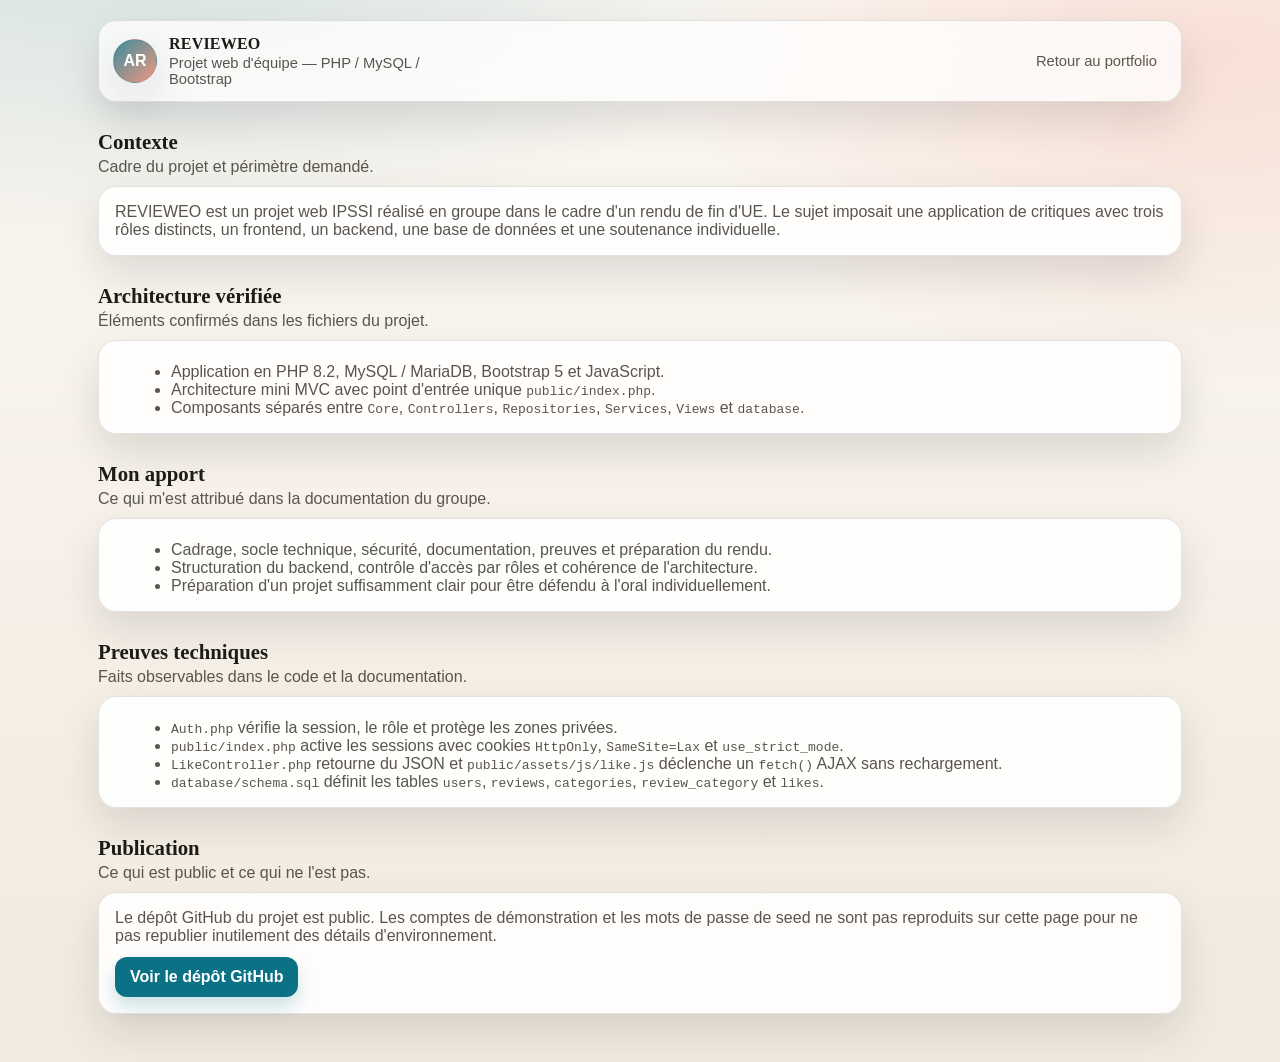
<file: projects/revieweo.html>
<!doctype html>
<html lang="fr">
<head>
  <meta charset="utf-8" />
  <meta name="viewport" content="width=device-width,initial-scale=1" />
  <title>REVIEWEO — Détails | Ayoub REGGAD</title>
  <meta name="description" content="Projet web d'équipe REVIEWEO : architecture mini MVC en PHP, rôles, sessions, MySQL et likes AJAX." />
  <link rel="canonical" href="https://ayoub-regd.github.io/projects/revieweo.html" />
  <meta name="robots" content="index,follow" />
  <meta name="theme-color" content="#0b7285" />
  <meta http-equiv="Content-Security-Policy" content="default-src 'self'; base-uri 'self'; object-src 'none'; img-src 'self' data: https:; script-src 'self' 'unsafe-inline'; style-src 'self' 'unsafe-inline' https://fonts.googleapis.com; font-src https://fonts.gstatic.com; connect-src 'self'; frame-ancestors 'none'; form-action 'self'; upgrade-insecure-requests" />
  <link rel="preconnect" href="https://fonts.googleapis.com" />
  <link rel="preconnect" href="https://fonts.gstatic.com" crossorigin />
  <link href="https://fonts.googleapis.com/css2?family=Fraunces:opsz,wght@9..144,600;9..144,700&family=Space+Grotesk:wght@400;500;600;700&display=swap" rel="stylesheet" />
  <link rel="stylesheet" href="../styles.css?v=20260419-5" />
</head>
<body class="project-page">
  <div class="container">
    <header class="header">
      <div class="brand">
        <div class="avatar" aria-label="Avatar">AR</div>
        <div class="brand-text">
          <div class="brand-name">REVIEWEO</div>
          <div class="muted small">Projet web d'équipe — PHP / MySQL / Bootstrap</div>
        </div>
      </div>
      <nav class="nav" aria-label="Navigation du projet">
        <a href="../index.html">Retour au portfolio</a>
      </nav>
    </header>

    <main>
      <section class="section">
        <div class="section-title">
          <h2>Contexte</h2>
          <p class="muted">Cadre du projet et périmètre demandé.</p>
        </div>
        <div class="card">
          <p class="muted" style="margin:0;">REVIEWEO est un projet web IPSSI réalisé en groupe dans le cadre d'un rendu de fin d'UE. Le sujet imposait une application de critiques avec trois rôles distincts, un frontend, un backend, une base de données et une soutenance individuelle.</p>
        </div>
      </section>

      <section class="section">
        <div class="section-title">
          <h2>Architecture vérifiée</h2>
          <p class="muted">Éléments confirmés dans les fichiers du projet.</p>
        </div>
        <div class="card">
          <ul class="step-list">
            <li>Application en PHP 8.2, MySQL / MariaDB, Bootstrap 5 et JavaScript.</li>
            <li>Architecture mini MVC avec point d'entrée unique <code>public/index.php</code>.</li>
            <li>Composants séparés entre <code>Core</code>, <code>Controllers</code>, <code>Repositories</code>, <code>Services</code>, <code>Views</code> et <code>database</code>.</li>
          </ul>
        </div>
      </section>

      <section class="section">
        <div class="section-title">
          <h2>Mon apport</h2>
          <p class="muted">Ce qui m'est attribué dans la documentation du groupe.</p>
        </div>
        <div class="card">
          <ul class="step-list">
            <li>Cadrage, socle technique, sécurité, documentation, preuves et préparation du rendu.</li>
            <li>Structuration du backend, contrôle d'accès par rôles et cohérence de l'architecture.</li>
            <li>Préparation d'un projet suffisamment clair pour être défendu à l'oral individuellement.</li>
          </ul>
        </div>
      </section>

      <section class="section">
        <div class="section-title">
          <h2>Preuves techniques</h2>
          <p class="muted">Faits observables dans le code et la documentation.</p>
        </div>
        <div class="card">
          <ul class="step-list">
            <li><code>Auth.php</code> vérifie la session, le rôle et protège les zones privées.</li>
            <li><code>public/index.php</code> active les sessions avec cookies <code>HttpOnly</code>, <code>SameSite=Lax</code> et <code>use_strict_mode</code>.</li>
            <li><code>LikeController.php</code> retourne du JSON et <code>public/assets/js/like.js</code> déclenche un <code>fetch()</code> AJAX sans rechargement.</li>
            <li><code>database/schema.sql</code> définit les tables <code>users</code>, <code>reviews</code>, <code>categories</code>, <code>review_category</code> et <code>likes</code>.</li>
          </ul>
        </div>
      </section>

      <section class="section">
        <div class="section-title">
          <h2>Publication</h2>
          <p class="muted">Ce qui est public et ce qui ne l'est pas.</p>
        </div>
        <div class="card">
          <p class="muted" style="margin:0 0 12px;">Le dépôt GitHub du projet est public. Les comptes de démonstration et les mots de passe de seed ne sont pas reproduits sur cette page pour ne pas republier inutilement des détails d'environnement.</p>
          <a class="btn" href="https://github.com/Ayoub-regd/projet_revieweo" target="_blank" rel="noopener noreferrer" referrerpolicy="no-referrer">Voir le dépôt GitHub</a>
        </div>
      </section>
    </main>
  </div>
</body>
</html>
</file>
<file: styles.css>
:root{
  --bg: #f6f1e9;
  --panel: rgba(255,255,255,0.9);
  --panel2: rgba(255,255,255,0.72);
  --text: #1d1b16;
  --muted: #5a554c;
  --line: rgba(29,27,22,0.12);
  --accent: #0b7285;
  --accent-2: #ee6c4d;
  --shadow: 0 18px 40px rgba(21,25,33,0.12);
  --radius: 18px;
  --max: 1120px;
  --font-sans: "Space Grotesk", "Segoe UI", Arial, sans-serif;
  --font-display: "Fraunces", "Times New Roman", serif;
}

*{ box-sizing:border-box; }
html{ scroll-behavior:smooth; }
body{
  margin:0;
  font-family: var(--font-sans);
  color: var(--text);
  background:
    radial-gradient(1200px 600px at 10% -10%, rgba(11,114,133,0.18), transparent 60%),
    radial-gradient(1000px 600px at 95% 5%, rgba(238,108,77,0.16), transparent 55%),
    linear-gradient(180deg, #fbf7f2 0%, #f1eadf 100%);
  min-height: 100vh;
  overflow-x:hidden;
}

a{ color: var(--accent); text-decoration:none; }
a:hover{ text-decoration:underline; }

a:focus-visible,
button:focus-visible{
  outline: 3px solid rgba(11,114,133,0.28);
  outline-offset: 3px;
}

.skip-link{
  position:absolute;
  left:-999px;
  top:auto;
  width:1px;
  height:1px;
  overflow:hidden;
}
.skip-link:focus{
  left:16px;
  top:16px;
  width:auto;
  height:auto;
  padding:8px 12px;
  background: var(--panel);
  border: 1px solid var(--line);
  border-radius: 10px;
  z-index: 100;
}

.visually-hidden{
  position:absolute;
  width:1px;
  height:1px;
  padding:0;
  margin:-1px;
  overflow:hidden;
  clip: rect(0, 0, 0, 0);
  white-space: nowrap;
  border:0;
}

.nav[hidden]{
  display:none !important;
}

.container{
  max-width: var(--max);
  margin: 0 auto;
  padding: 20px 18px 48px;
}

.header{
  display:flex;
  align-items:center;
  justify-content:space-between;
  gap:16px;
  flex-wrap: nowrap;
  padding: 14px;
  border: 1px solid var(--line);
  background: rgba(255,255,255,0.72);
  border-radius: var(--radius);
  position: sticky;
  top: 14px;
  backdrop-filter: blur(10px);
  box-shadow: var(--shadow);
  z-index: 10;
  min-width: 0;
}

.brand{
  display:flex;
  align-items:center;
  gap:12px;
  min-width: 0;
  flex: 0 1 360px;
}

.avatar{
  width:44px;
  height:44px;
  border-radius: 999px;
  display:grid;
  place-items:center;
  font-weight:800;
  background: linear-gradient(135deg, rgba(11,114,133,0.8), rgba(238,108,77,0.7));
  border: 1px solid rgba(0,0,0,0.08);
  box-shadow: var(--shadow);
  color: #fff;
  user-select:none;
  flex: 0 0 auto;
}

.brand-name{
  font-weight: 800;
  letter-spacing: 0.2px;
  font-family: var(--font-display);
}

.brand-text{
  display:flex;
  flex-direction:column;
  gap:2px;
  min-width: 0;
  flex: 1 1 auto;
  overflow-wrap: anywhere;
}

.nav{
  display:flex;
  gap: 6px;
  flex-wrap: wrap;
  justify-content:flex-end;
  align-items:center;
  flex: 1 1 auto;
  margin-left: auto;
}
.nav a{
  display:inline-flex;
  align-items:center;
  justify-content:center;
  min-height: 44px;
  padding: 8px 10px;
  border-radius: 10px;
  color: var(--muted);
  font-size: 0.92rem;
  white-space: nowrap;
}
.nav a:hover{
  background: rgba(11,114,133,0.08);
  color: var(--text);
  text-decoration:none;
}

.nav-toggle{
  display:none;
  align-items:center;
  justify-content:center;
  min-width: 48px;
  min-height: 48px;
  padding: 0;
  border-radius: 14px;
  border: 1px solid var(--line);
  background: rgba(255,255,255,0.92);
  color: var(--text);
  font: inherit;
  font-weight: 700;
  cursor: pointer;
  margin-left: auto;
  box-shadow: 0 8px 18px rgba(21,25,33,0.08);
}
.nav-toggle:hover{
  text-decoration:none;
}

.nav-toggle-icon{
  font-size: 1.45rem;
  line-height: 1;
}

.hero{
  display:grid;
  grid-template-columns: 1.35fr 0.85fr;
  gap: 16px;
  margin-top: 18px;
  align-items:start;
}

.hero > *{
  min-width: 0;
}

.section{
  margin-top: 28px;
}

.section-title{
  display:flex;
  flex-direction:column;
  align-items:flex-start;
  gap: 4px;
  margin-bottom: 10px;
}
.section-title h2{
  margin:0;
  font-size: 1.3rem;
  font-family: var(--font-display);
}
.section-title p{
  margin:0;
  color: var(--muted);
  max-width: 60ch;
}
.section-note{
  margin: 0 0 14px;
  max-width: 76ch;
  line-height: 1.5;
}

.card{
  border: 1px solid var(--line);
  border-radius: var(--radius);
  background: var(--panel);
  box-shadow: var(--shadow);
  padding: 16px;
}

.card-title{
  margin:0 0 10px;
  font-size: 1.05rem;
}

.headline{
  margin: 0 0 10px;
  font-size: 1.75rem;
  line-height: 1.12;
  font-family: var(--font-display);
  overflow-wrap:anywhere;
}

.lead{
  margin: 0 0 14px;
  color: var(--muted);
  line-height: 1.5;
  overflow-wrap:anywhere;
}

.cta{
  display:flex;
  gap: 10px;
  flex-wrap: wrap;
  margin-bottom: 12px;
}

.btn{
  display:inline-flex;
  align-items:center;
  justify-content:center;
  padding: 10px 14px;
  border-radius: 12px;
  border: 1px solid transparent;
  background: var(--accent);
  color: #fff;
  text-decoration:none;
  font-weight: 700;
  box-shadow: 0 10px 18px rgba(11,114,133,0.2);
  cursor: pointer;
  font-family: inherit;
  font-size: 1rem;
}
.btn:hover{
  background: #095f6f;
  text-decoration:none;
}
.btn-outline{
  background: transparent;
  border: 1px solid var(--accent);
  color: var(--accent);
  box-shadow: none;
}
.btn-outline:hover{
  color: #084e5b;
  background: rgba(11,114,133,0.08);
}
.btn-disabled,
.btn.btn-disabled{
  background: #d9d3c7;
  color: #7a746a;
  border-color: transparent;
  box-shadow: none;
  cursor: not-allowed;
}

.chips,
.qualities,
.links,
.skills,
.badges,
.actions,
.contact-actions{
  display:flex;
  flex-wrap: wrap;
  gap: 8px;
}

.chips{ margin-top: 12px; }
.qualities{ margin-bottom: 14px; }
.qualities-compact{ margin-bottom: 0; }

.chip,
.quality-chip,
.link-pill,
.badge,
.status-pill{
  display:inline-flex;
  align-items:center;
  justify-content:center;
  min-height: 38px;
  padding: 7px 10px;
  border-radius: 999px;
  font-weight: 700;
  font-size: 0.92rem;
}

.chip,
.quality-chip,
.link-pill{
  border: 1px solid rgba(11,114,133,0.25);
  background: rgba(11,114,133,0.08);
  color: var(--text);
}

.chip,
.badge{
  text-decoration:none;
}

.chip:hover,
.link-pill:hover{
  background: rgba(11,114,133,0.14);
  text-decoration:none;
}

.quality-chip{
  border-color: rgba(238,108,77,0.24);
  background: rgba(238,108,77,0.08);
}

.list{
  list-style:none;
  padding:0;
  margin: 0 0 14px;
  display:flex;
  flex-direction: column;
  gap: 10px;
}
.list li{
  display:flex;
  justify-content:space-between;
  gap: 10px;
  padding-bottom: 10px;
  border-bottom: 1px dashed var(--line);
}
.list li:last-child{ border-bottom:none; padding-bottom:0; }
.k{ color: var(--muted); }
.list li span:last-child{ overflow-wrap:anywhere; }

.info-block{
  margin-top: 14px;
}
.mini-title{
  margin: 0 0 8px;
  font-size: 0.8rem;
  text-transform: uppercase;
  letter-spacing: 0.08em;
  color: var(--accent);
  font-weight: 700;
}

.link-pill{
  color: var(--text);
}

.skills{
  gap: 10px;
}
.skill{
  padding: 9px 11px;
  border-radius: 12px;
  border: 1px solid rgba(0,0,0,0.08);
  background: rgba(0,0,0,0.03);
  color: var(--muted);
  font-weight: 600;
}

.grid{
  display:grid;
  grid-template-columns: repeat(2, minmax(0, 1fr));
  gap: 14px;
}
.grid-3{
  grid-template-columns: repeat(auto-fit, minmax(240px, 1fr));
}

.timeline{
  display:flex;
  flex-direction: column;
  gap: 12px;
}
.timeline-item{
  padding: 12px;
  border-radius: 14px;
  background: var(--panel2);
  border: 1px solid var(--line);
  border-left: 3px solid var(--accent);
}
.timeline-type{
  font-size: 0.72rem;
  text-transform: uppercase;
  letter-spacing: 0.08em;
  color: var(--accent);
  font-weight: 700;
}
.timeline-title{
  margin: 6px 0 4px;
  font-size: 1rem;
}
.timeline-meta{
  color: var(--muted);
  font-size: 0.92rem;
}
.timeline-item ul{
  margin: 8px 0 0 18px;
  color: var(--muted);
}

.project{
  display:flex;
  flex-direction: column;
  gap: 12px;
}
.project-head h3{
  margin:0 0 6px;
  font-size: 1.1rem;
}
.project-head p{
  margin:0;
  color: var(--muted);
  line-height: 1.45;
}
.project-resources{
  margin: 0;
  color: var(--muted);
  line-height: 1.45;
}

.project-steps{
  display:grid;
  grid-template-columns: 1fr;
  gap: 10px;
}
.step,
.reference-card{
  border-radius: 12px;
  border: 1px solid var(--line);
  background: var(--panel2);
  padding: 10px 12px;
}
.card h3{
  margin: 0 0 8px;
  font-size: 1.02rem;
}
.step-label{
  font-size: 0.75rem;
  text-transform: uppercase;
  letter-spacing: 0.08em;
  color: var(--accent);
  font-weight: 700;
}
.step p,
.reference-card p{
  margin: 6px 0 0;
  color: var(--muted);
  line-height: 1.45;
}
.step-list,
.reference-list{
  margin: 6px 0 0 16px;
  color: var(--muted);
}
.reference-card h3{
  margin: 0 0 6px;
  font-size: 1.02rem;
}
.reference-links{
  margin-top: 10px;
}

.badges{
  gap: 8px;
}
.badge{
  border: 1px solid rgba(0,0,0,0.08);
  background: rgba(0,0,0,0.03);
  color: var(--muted);
}
.badge:hover{
  background: rgba(0,0,0,0.06);
  text-decoration:none;
}

.actions{
  gap: 10px;
}

.status-pill{
  border: 1px dashed rgba(0,0,0,0.18);
  color: var(--muted);
  background: rgba(0,0,0,0.03);
  text-align: center;
}

.muted{ color: var(--muted); }
.small{ font-size: 0.92rem; }

.footer{
  margin-top: 18px;
  border-top: 1px solid rgba(0,0,0,0.08);
  opacity: 0.8;
  padding-top: 14px;
}

@media (max-width: 980px){
  .grid,
  .grid-3{
    grid-template-columns: 1fr;
  }
}

@media (max-width: 1080px){
  .header{
    position: relative;
    display:grid;
    grid-template-columns: minmax(0, 1fr) auto;
    align-items:start;
    gap: 12px;
    padding-right: 14px;
  }

  .brand{
    grid-column: 1;
    flex: none;
    min-height: 48px;
    max-width: 100%;
    padding-right: 4px;
  }

  .js .nav-toggle{
    display:inline-flex;
    position:static;
    grid-column: 2;
    justify-self:end;
    align-self:start;
    z-index: 2;
    background: var(--accent);
    color: #fff;
    border-color: transparent;
  }

  .js .nav{
    display:none;
    grid-column: 1 / -1;
    width: 100%;
    margin-top: 8px;
  }

  .js .header.is-nav-open .nav{
    display:grid;
    grid-template-columns: repeat(2, minmax(0, 1fr));
    gap: 8px;
    padding-top: 4px;
  }

  .js .header.is-nav-open .nav a{
    text-align:center;
    border: 1px solid var(--line);
    background: rgba(255,255,255,0.5);
  }

  .hero{
    grid-template-columns: 1fr;
  }
}

@media (max-width: 640px){
  .container{
    padding: 14px 12px 40px;
  }

  .card{
    padding: 14px;
  }

  .headline{
    font-size: clamp(1.2rem, 9vw, 2rem);
  }

  .section{
    margin-top: 22px;
  }

  .section-title h2{
    font-size: 1.18rem;
  }

  .brand-name{
    font-size: 1rem;
  }

  .brand{
    align-items: center;
    gap: 10px;
  }

  .brand-text{
    padding-right: 4px;
  }

  .brand-text .small{
    font-size: 0.82rem;
    line-height: 1.25;
  }

  .nav-toggle{
    width: 48px;
  }

  .js .header.is-nav-open .nav{
    grid-template-columns: 1fr;
  }

  .list li{
    flex-direction: column;
    align-items:flex-start;
  }

  .cta,
  .contact-actions{
    flex-direction: column;
    align-items: stretch;
  }

  .btn,
  .btn-outline,
  .btn-disabled{
    width: 100%;
  }
}
</file>
